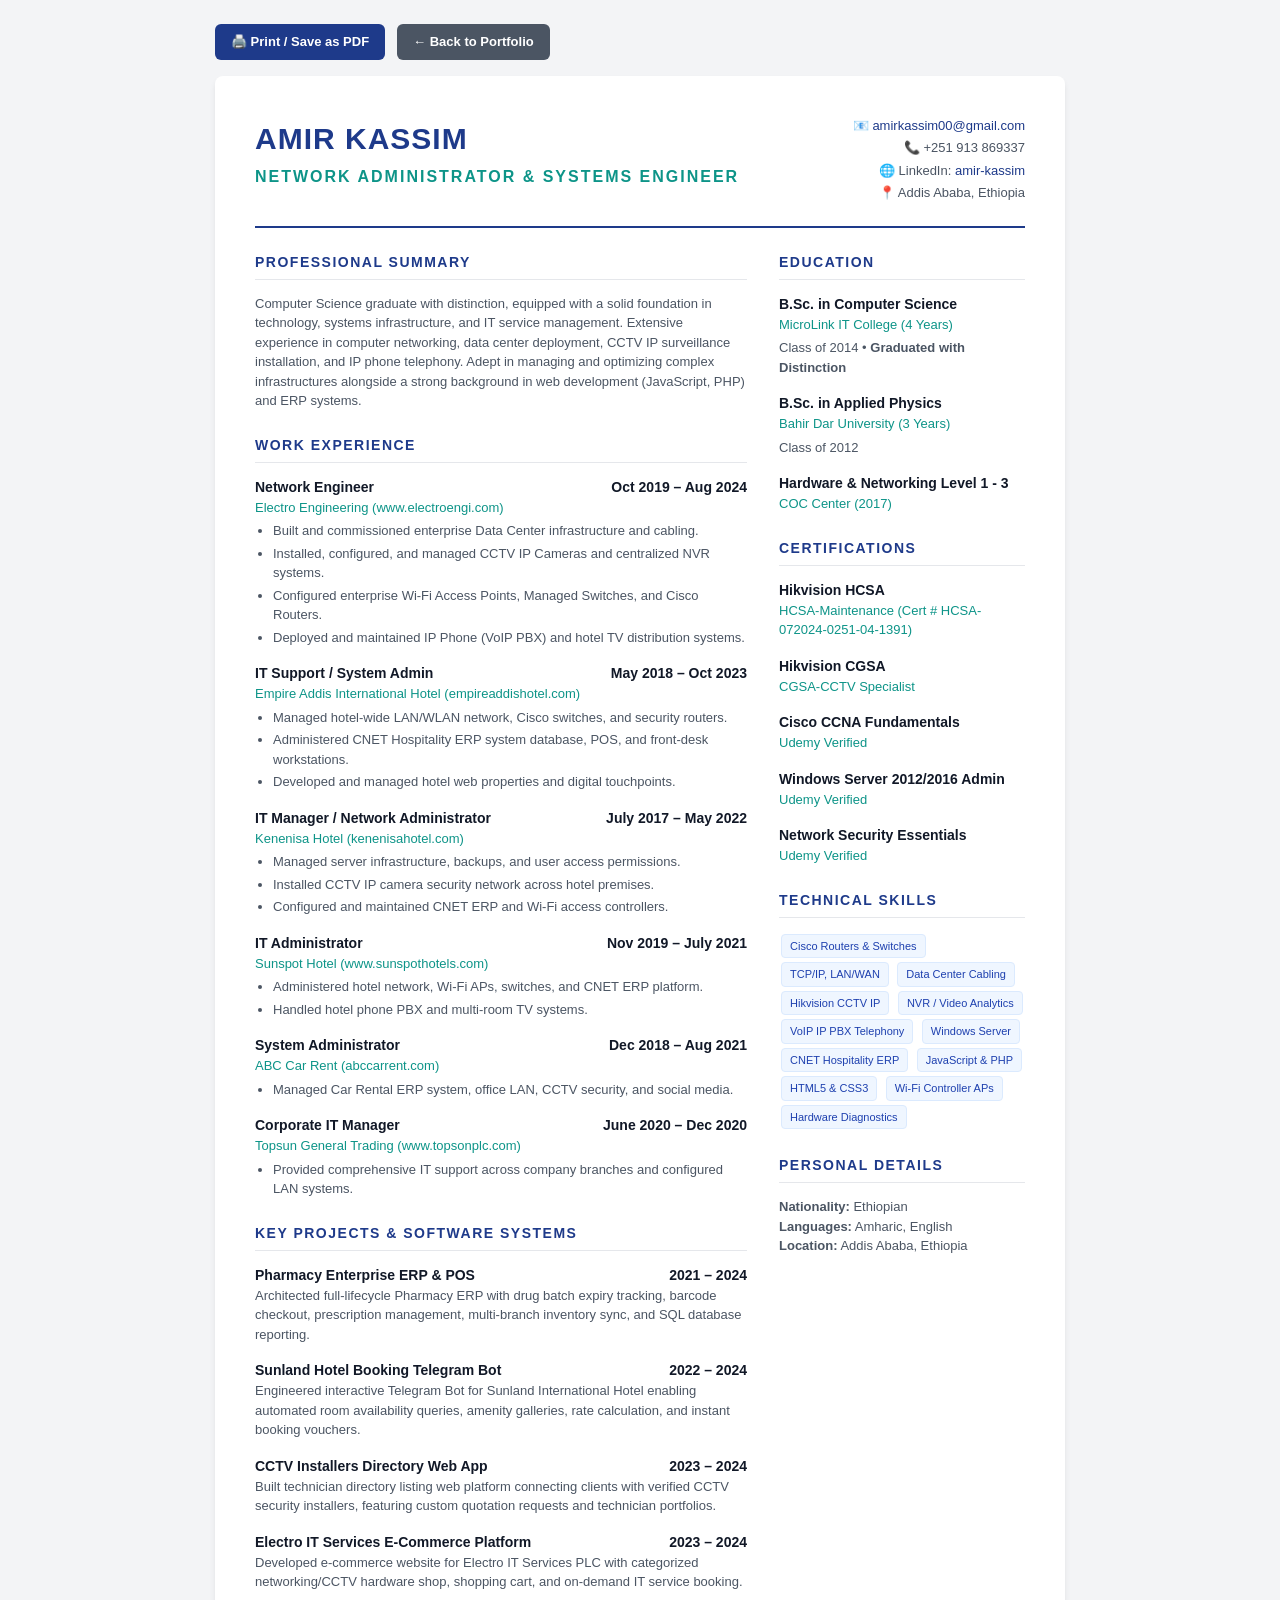
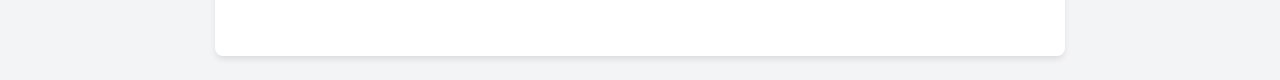
<file: files/Amir_Kassim_Resume.html>
<!DOCTYPE html>
<html lang="en">
<head>
  <meta charset="UTF-8">
  <meta name="viewport" content="width=device-width, initial-scale=1.0">
  <title>Amir Kassim - Resume / Curriculum Vitae</title>
  <style>
    :root {
      --primary: #1e3a8a;
      --secondary: #0d9488;
      --text: #1f2937;
      --muted: #4b5563;
      --border: #e5e7eb;
      --bg: #ffffff;
    }
    * { box-sizing: border-box; margin: 0; padding: 0; }
    body {
      font-family: -apple-system, BlinkMacSystemFont, "Segoe UI", Roboto, Helvetica, Arial, sans-serif;
      color: var(--text);
      background: #f3f4f6;
      line-height: 1.5;
      padding: 24px 16px;
    }
    .resume-sheet {
      max-width: 850px;
      margin: 0 auto;
      background: var(--bg);
      padding: 40px;
      border-radius: 8px;
      box-shadow: 0 4px 6px -1px rgba(0,0,0,0.1);
    }
    .header {
      border-bottom: 2px solid var(--primary);
      padding-bottom: 20px;
      margin-bottom: 24px;
      display: flex;
      justify-content: space-between;
      align-items: flex-start;
      flex-wrap: wrap;
      gap: 16px;
    }
    .name-title h1 {
      font-size: 30px;
      letter-spacing: 1px;
      color: var(--primary);
      text-transform: uppercase;
      font-weight: 800;
    }
    .name-title h2 {
      font-size: 16px;
      color: var(--secondary);
      font-weight: 600;
      letter-spacing: 2px;
      text-transform: uppercase;
      margin-top: 4px;
    }
    .contact-info {
      font-size: 13px;
      color: var(--muted);
      text-align: right;
    }
    .contact-info div { margin-bottom: 3px; }
    .contact-info a { color: var(--primary); text-decoration: none; }
    .grid-2 {
      display: grid;
      grid-template-columns: 2fr 1fr;
      gap: 32px;
    }
    section { margin-bottom: 24px; }
    h3.section-title {
      font-size: 14px;
      text-transform: uppercase;
      letter-spacing: 1.5px;
      color: var(--primary);
      border-bottom: 1px solid var(--border);
      padding-bottom: 6px;
      margin-bottom: 14px;
      font-weight: 700;
    }
    .item { margin-bottom: 16px; }
    .item-header {
      display: flex;
      justify-content: space-between;
      font-weight: 600;
      font-size: 14px;
      color: #111827;
    }
    .item-sub {
      font-size: 13px;
      color: var(--secondary);
      font-weight: 500;
      margin-bottom: 4px;
    }
    .item-desc {
      font-size: 13px;
      color: var(--muted);
    }
    ul.bullet-list {
      padding-left: 18px;
      margin-top: 4px;
      font-size: 13px;
      color: var(--muted);
    }
    ul.bullet-list li { margin-bottom: 3px; }
    .badge-pill {
      display: inline-block;
      background: #eff6ff;
      color: #1e40af;
      padding: 3px 8px;
      border-radius: 4px;
      font-size: 11px;
      font-weight: 500;
      margin: 2px;
      border: 1px solid #dbeafe;
    }
    .no-print {
      display: flex;
      gap: 12px;
      max-width: 850px;
      margin: 0 auto 16px auto;
    }
    .btn {
      background: var(--primary);
      color: white;
      border: none;
      padding: 8px 16px;
      border-radius: 6px;
      font-size: 13px;
      font-weight: 600;
      cursor: pointer;
      text-decoration: none;
      display: inline-flex;
      align-items: center;
      gap: 6px;
    }
    @media print {
      body { background: white; padding: 0; }
      .resume-sheet { box-shadow: none; padding: 0; }
      .no-print { display: none !important; }
    }
    @media (max-width: 680px) {
      .grid-2 { grid-template-columns: 1fr; }
      .contact-info { text-align: left; }
    }
  </style>
</head>
<body>
  <div class="no-print">
    <button class="btn" onclick="window.print()">🖨️ Print / Save as PDF</button>
    <a class="btn" href="../index.html" style="background:#4b5563;">← Back to Portfolio</a>
  </div>

  <div class="resume-sheet">
    <header class="header">
      <div class="name-title">
        <h1>Amir Kassim</h1>
        <h2>Network Administrator &amp; Systems Engineer</h2>
      </div>
      <div class="contact-info">
        <div>📧 <a href="mailto:amirkassim00@gmail.com">amirkassim00@gmail.com</a></div>
        <div>📞 +251 913 869337</div>
        <div>🌐 LinkedIn: <a href="https://linkedin.com/in/amir-kassim" target="_blank">amir-kassim</a></div>
        <div>📍 Addis Ababa, Ethiopia</div>
      </div>
    </header>

    <div class="grid-2">
      <div>
        <section>
          <h3 class="section-title">Professional Summary</h3>
          <p class="item-desc">
            Computer Science graduate with distinction, equipped with a solid foundation in technology, systems infrastructure, and IT service management. Extensive experience in computer networking, data center deployment, CCTV IP surveillance installation, and IP phone telephony. Adept in managing and optimizing complex infrastructures alongside a strong background in web development (JavaScript, PHP) and ERP systems.
          </p>
        </section>

        <section>
          <h3 class="section-title">Work Experience</h3>

          <div class="item">
            <div class="item-header">
              <span>Network Engineer</span>
              <span>Oct 2019 – Aug 2024</span>
            </div>
            <div class="item-sub">Electro Engineering (www.electroengi.com)</div>
            <ul class="bullet-list">
              <li>Built and commissioned enterprise Data Center infrastructure and cabling.</li>
              <li>Installed, configured, and managed CCTV IP Cameras and centralized NVR systems.</li>
              <li>Configured enterprise Wi-Fi Access Points, Managed Switches, and Cisco Routers.</li>
              <li>Deployed and maintained IP Phone (VoIP PBX) and hotel TV distribution systems.</li>
            </ul>
          </div>

          <div class="item">
            <div class="item-header">
              <span>IT Support / System Admin</span>
              <span>May 2018 – Oct 2023</span>
            </div>
            <div class="item-sub">Empire Addis International Hotel (empireaddishotel.com)</div>
            <ul class="bullet-list">
              <li>Managed hotel-wide LAN/WLAN network, Cisco switches, and security routers.</li>
              <li>Administered CNET Hospitality ERP system database, POS, and front-desk workstations.</li>
              <li>Developed and managed hotel web properties and digital touchpoints.</li>
            </ul>
          </div>

          <div class="item">
            <div class="item-header">
              <span>IT Manager / Network Administrator</span>
              <span>July 2017 – May 2022</span>
            </div>
            <div class="item-sub">Kenenisa Hotel (kenenisahotel.com)</div>
            <ul class="bullet-list">
              <li>Managed server infrastructure, backups, and user access permissions.</li>
              <li>Installed CCTV IP camera security network across hotel premises.</li>
              <li>Configured and maintained CNET ERP and Wi-Fi access controllers.</li>
            </ul>
          </div>

          <div class="item">
            <div class="item-header">
              <span>IT Administrator</span>
              <span>Nov 2019 – July 2021</span>
            </div>
            <div class="item-sub">Sunspot Hotel (www.sunspothotels.com)</div>
            <ul class="bullet-list">
              <li>Administered hotel network, Wi-Fi APs, switches, and CNET ERP platform.</li>
              <li>Handled hotel phone PBX and multi-room TV systems.</li>
            </ul>
          </div>

          <div class="item">
            <div class="item-header">
              <span>System Administrator</span>
              <span>Dec 2018 – Aug 2021</span>
            </div>
            <div class="item-sub">ABC Car Rent (abccarrent.com)</div>
            <ul class="bullet-list">
              <li>Managed Car Rental ERP system, office LAN, CCTV security, and social media.</li>
            </ul>
          </div>

          <div class="item">
            <div class="item-header">
              <span>Corporate IT Manager</span>
              <span>June 2020 – Dec 2020</span>
            </div>
            <div class="item-sub">Topsun General Trading (www.topsonplc.com)</div>
            <ul class="bullet-list">
              <li>Provided comprehensive IT support across company branches and configured LAN systems.</li>
            </ul>
          </div>
        </section>

        <section>
          <h3 class="section-title">Key Projects &amp; Software Systems</h3>

          <div class="item">
            <div class="item-header">
              <span>Pharmacy Enterprise ERP &amp; POS</span>
              <span>2021 – 2024</span>
            </div>
            <div class="item-desc">Architected full-lifecycle Pharmacy ERP with drug batch expiry tracking, barcode checkout, prescription management, multi-branch inventory sync, and SQL database reporting.</div>
          </div>

          <div class="item">
            <div class="item-header">
              <span>Sunland Hotel Booking Telegram Bot</span>
              <span>2022 – 2024</span>
            </div>
            <div class="item-desc">Engineered interactive Telegram Bot for Sunland International Hotel enabling automated room availability queries, amenity galleries, rate calculation, and instant booking vouchers.</div>
          </div>

          <div class="item">
            <div class="item-header">
              <span>CCTV Installers Directory Web App</span>
              <span>2023 – 2024</span>
            </div>
            <div class="item-desc">Built technician directory listing web platform connecting clients with verified CCTV security installers, featuring custom quotation requests and technician portfolios.</div>
          </div>

          <div class="item">
            <div class="item-header">
              <span>Electro IT Services E-Commerce Platform</span>
              <span>2023 – 2024</span>
            </div>
            <div class="item-desc">Developed e-commerce website for Electro IT Services PLC with categorized networking/CCTV hardware shop, shopping cart, and on-demand IT service booking.</div>
          </div>
        </section>
      </div>

      <div>
        <section>
          <h3 class="section-title">Education</h3>

          <div class="item">
            <div class="item-header">
              <span>B.Sc. in Computer Science</span>
            </div>
            <div class="item-sub">MicroLink IT College (4 Years)</div>
            <div class="item-desc">Class of 2014 • <strong>Graduated with Distinction</strong></div>
          </div>

          <div class="item">
            <div class="item-header">
              <span>B.Sc. in Applied Physics</span>
            </div>
            <div class="item-sub">Bahir Dar University (3 Years)</div>
            <div class="item-desc">Class of 2012</div>
          </div>

          <div class="item">
            <div class="item-header">
              <span>Hardware &amp; Networking Level 1 - 3</span>
            </div>
            <div class="item-sub">COC Center (2017)</div>
          </div>
        </section>

        <section>
          <h3 class="section-title">Certifications</h3>
          <div class="item">
            <div class="item-header"><span>Hikvision HCSA</span></div>
            <div class="item-sub">HCSA-Maintenance (Cert # HCSA-072024-0251-04-1391)</div>
          </div>
          <div class="item">
            <div class="item-header"><span>Hikvision CGSA</span></div>
            <div class="item-sub">CGSA-CCTV Specialist</div>
          </div>
          <div class="item">
            <div class="item-header"><span>Cisco CCNA Fundamentals</span></div>
            <div class="item-sub">Udemy Verified</div>
          </div>
          <div class="item">
            <div class="item-header"><span>Windows Server 2012/2016 Admin</span></div>
            <div class="item-sub">Udemy Verified</div>
          </div>
          <div class="item">
            <div class="item-header"><span>Network Security Essentials</span></div>
            <div class="item-sub">Udemy Verified</div>
          </div>
        </section>

        <section>
          <h3 class="section-title">Technical Skills</h3>
          <div>
            <span class="badge-pill">Cisco Routers &amp; Switches</span>
            <span class="badge-pill">TCP/IP, LAN/WAN</span>
            <span class="badge-pill">Data Center Cabling</span>
            <span class="badge-pill">Hikvision CCTV IP</span>
            <span class="badge-pill">NVR / Video Analytics</span>
            <span class="badge-pill">VoIP IP PBX Telephony</span>
            <span class="badge-pill">Windows Server</span>
            <span class="badge-pill">CNET Hospitality ERP</span>
            <span class="badge-pill">JavaScript &amp; PHP</span>
            <span class="badge-pill">HTML5 &amp; CSS3</span>
            <span class="badge-pill">Wi-Fi Controller APs</span>
            <span class="badge-pill">Hardware Diagnostics</span>
          </div>
        </section>

        <section>
          <h3 class="section-title">Personal Details</h3>
          <div class="item-desc">
            <div><strong>Nationality:</strong> Ethiopian</div>
            <div><strong>Languages:</strong> Amharic, English</div>
            <div><strong>Location:</strong> Addis Ababa, Ethiopia</div>
          </div>
        </section>
      </div>
    </div>
  </div>
</body>
</html>
</file>
